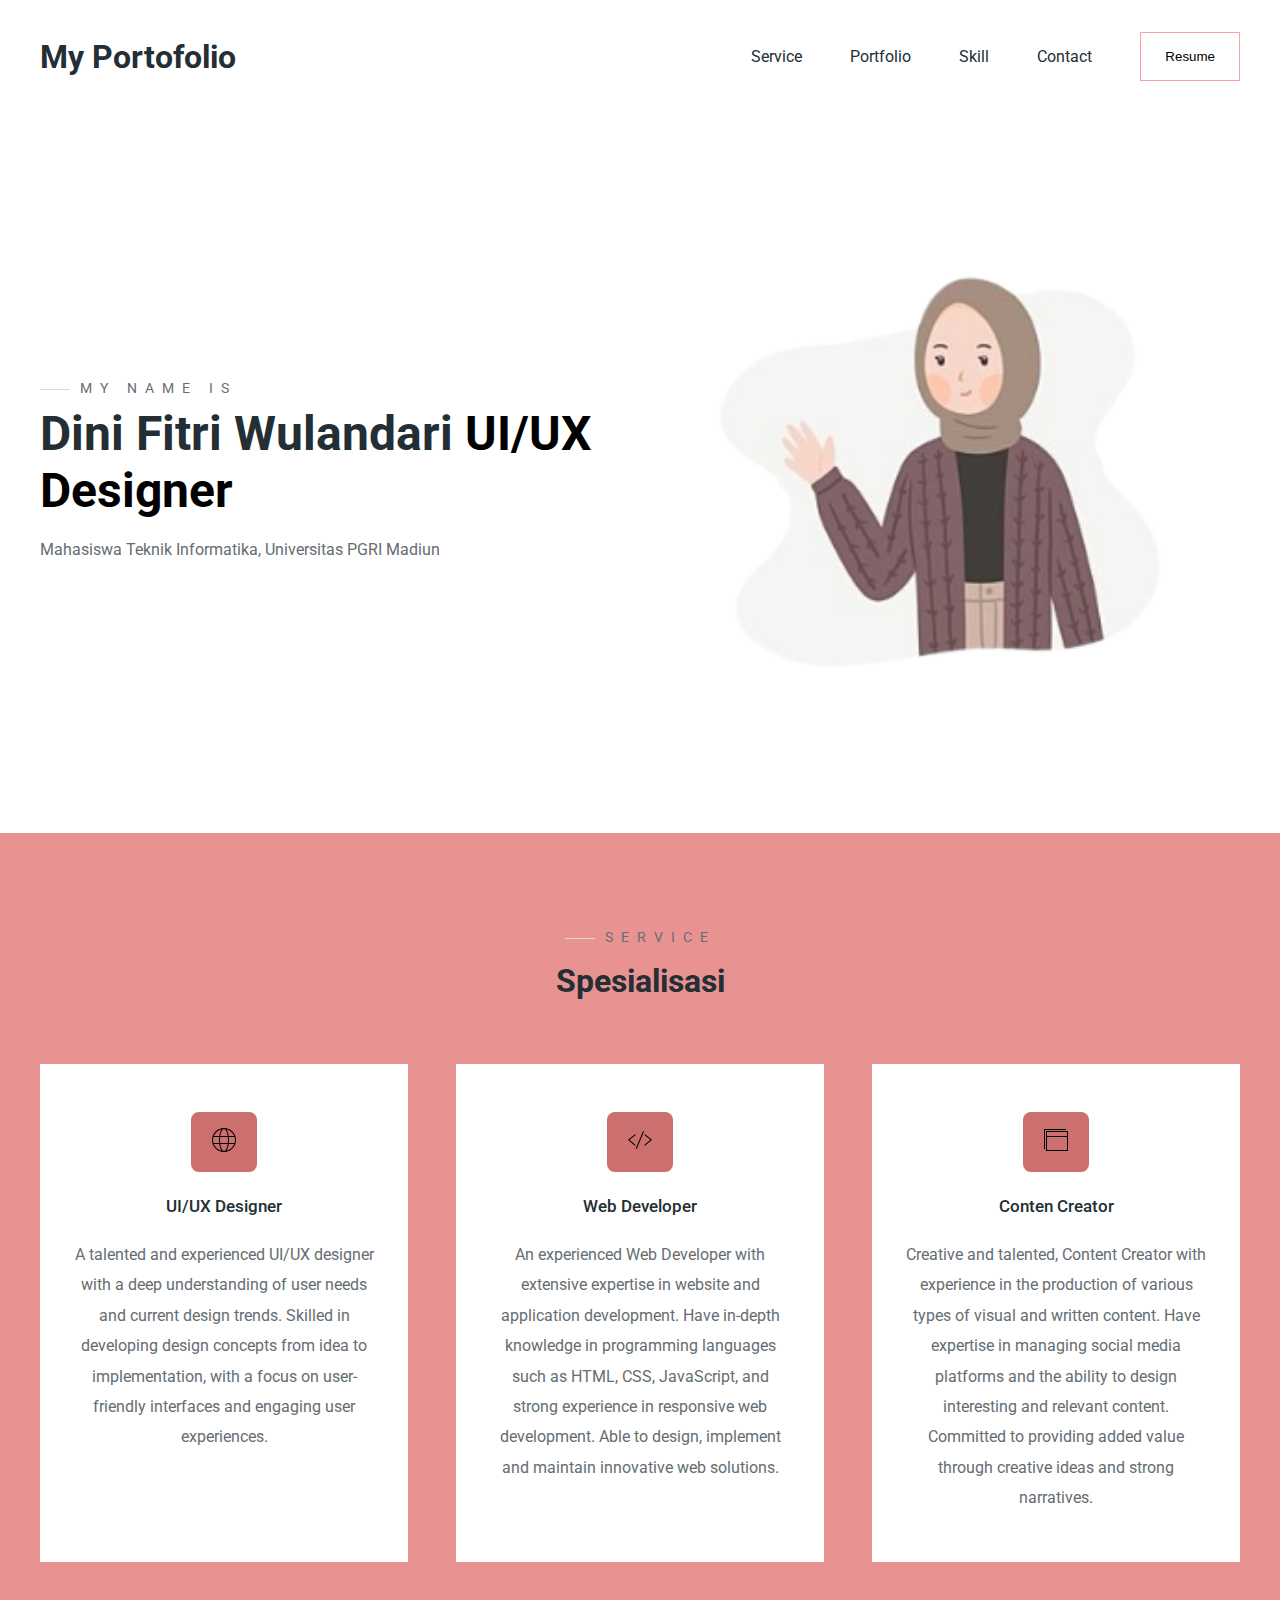
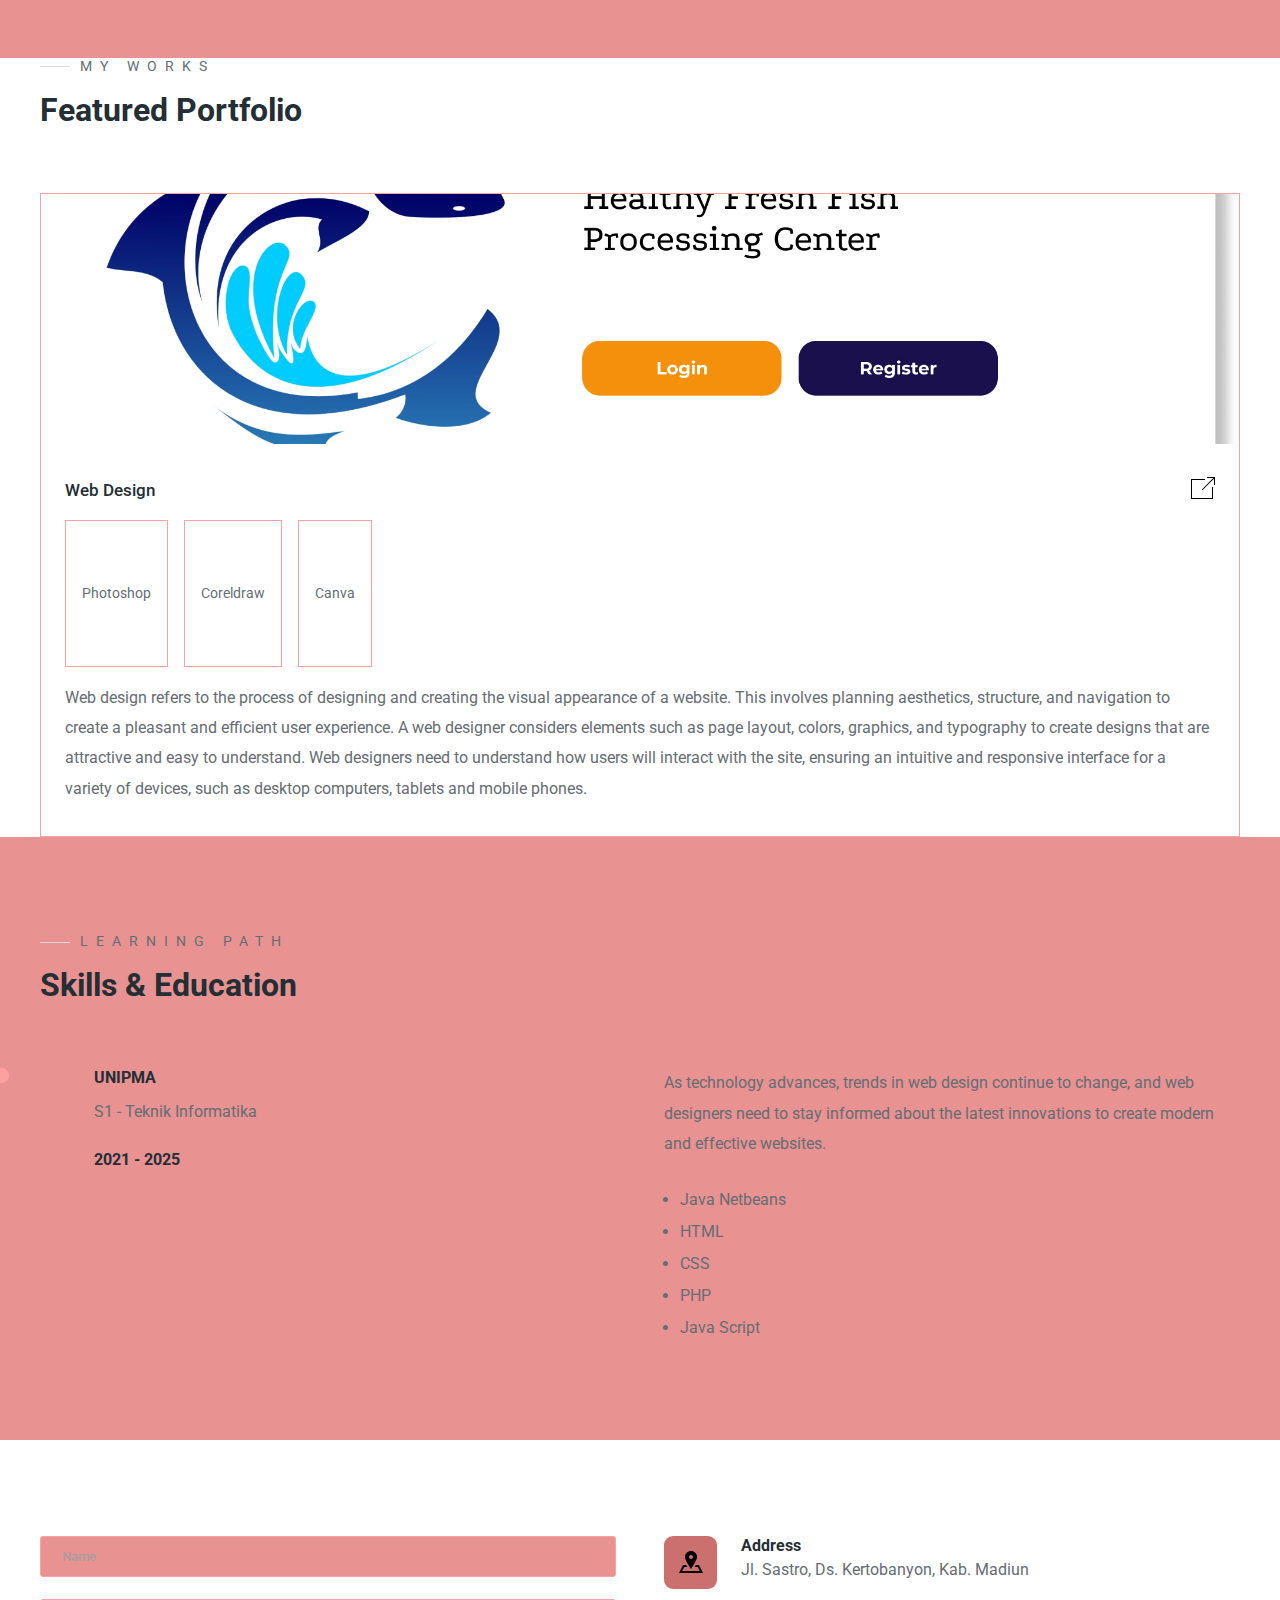
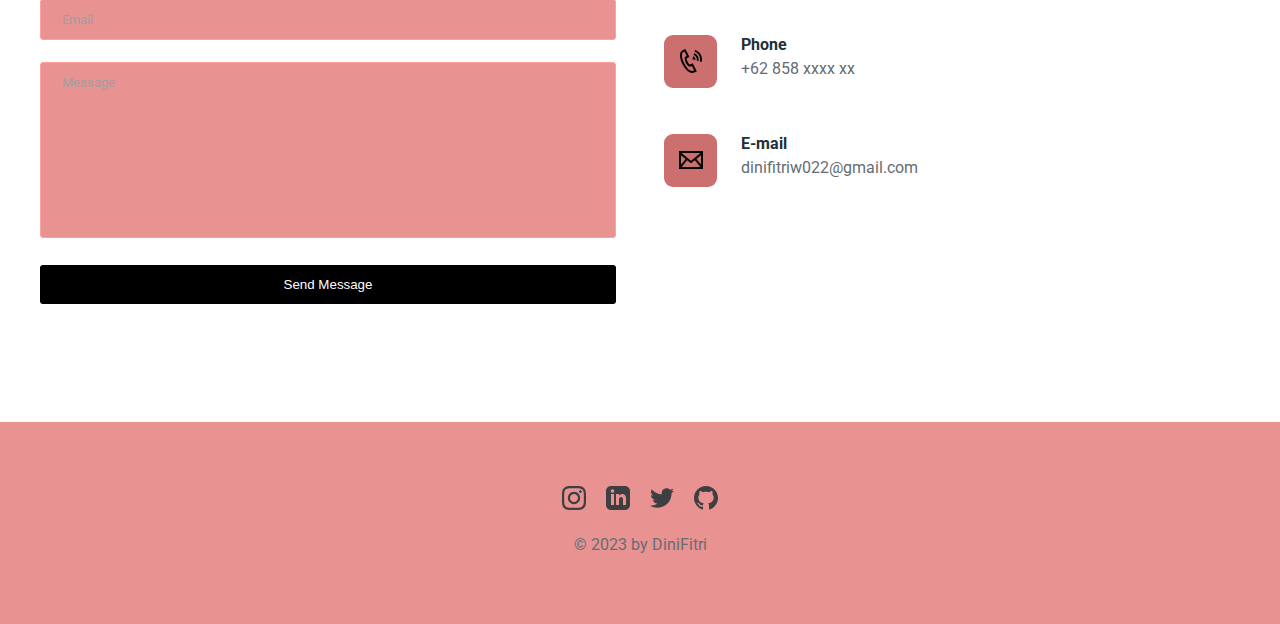
<file: index.html>
<!DOCTYPE html>
<html lang="id">
<head>
    <meta charset="UTF-8"/>
    <meta http-equiv="X-UA-Compatible" content="IE=edge"/>
    <meta name="viewport" content="width=device-width, initial-scale=1.0">
    <title>MyCV - DiniFw</title>
    <link rel="stylesheet" href="style.css">
    <link rel="stylesheet" href="responsive.css">
</head>
<body>
    <!-- header -->
    <header>
        <div class="main-container">
            <div class="nav">
                <div class="logo">
                    <a href="/">My Portofolio</a>
                </div>
                <nav>
                    <ul>
                        <li><a href="#services">Service</a></li>
                        <li><a href="#portfolios">Portfolio</a></li>
                        <li><a href="#skills">Skill</a></li>
                        <li><a href="#contact">Contact</a></li>
                        <li>
                            <a href="/resume.pdf" target="_blank">
                            <button class="btn">Resume</button>
                            </a>
                        </li>
                    </ul>
                </nav>
                <div class="burger">
                    <div class="line-1"></div>
                    <div class="line-2"></div>
                    <div class="line-3"></div>
                </div>
            </div>
            <section id="hero">
                <div class="hero-left">
                    <h3 class="pre-title">My Name is</h3>
                    <h1 class="hero-name">Dini Fitri Wulandari <span>UI/UX Designer</span></h1>
                    <p>Mahasiswa Teknik Informatika, Universitas PGRI Madiun</p>
                </div>
                <div class="hero-right">
                    <img src="./img/din.png" alt="dev">
                </div>
            </section>
        </div>
    </header>
<!-- end of header here !!!!! -->

<!-- Services -->
<section id="services">
    <div class="services main-container">
        <h3 class="pre-title">Service</h3>
        <h1 class="section-title services-title">Spesialisasi</h1>

        <div class="grid-3">
            <!-- service 1 -->
            <div class="service">
                <div class="service-icon"><svg width="24" height="24" xmlns="http://www.w3.org/2000/svg" fill-rule="evenodd" clip-rule="evenodd"><path d="M12.02 0c6.614.011 11.98 5.383 11.98 12 0 6.623-5.376 12-12 12-6.623 0-12-5.377-12-12 0-6.617 5.367-11.989 11.981-12h.039zm3.694 16h-7.427c.639 4.266 2.242 7 3.713 7 1.472 0 3.075-2.734 3.714-7m6.535 0h-5.523c-.426 2.985-1.321 5.402-2.485 6.771 3.669-.76 6.671-3.35 8.008-6.771m-14.974 0h-5.524c1.338 3.421 4.34 6.011 8.009 6.771-1.164-1.369-2.059-3.786-2.485-6.771m-.123-7h-5.736c-.331 1.166-.741 3.389 0 6h5.736c-.188-1.814-.215-3.925 0-6m8.691 0h-7.685c-.195 1.8-.225 3.927 0 6h7.685c.196-1.811.224-3.93 0-6m6.742 0h-5.736c.062.592.308 3.019 0 6h5.736c.741-2.612.331-4.835 0-6m-12.825-7.771c-3.669.76-6.671 3.35-8.009 6.771h5.524c.426-2.985 1.321-5.403 2.485-6.771m5.954 6.771c-.639-4.266-2.242-7-3.714-7-1.471 0-3.074 2.734-3.713 7h7.427zm-1.473-6.771c1.164 1.368 2.059 3.786 2.485 6.771h5.523c-1.337-3.421-4.339-6.011-8.008-6.771"/></svg>
                </div>
                <h4>UI/UX Designer</h4>
                <p>A talented and experienced UI/UX designer with a deep understanding of user needs and current design trends. Skilled in developing design concepts from idea to implementation, with a focus on user-friendly interfaces and engaging user experiences.</p>
            </div>
        <!-- end of service 1 -->
        <!-- service 2 -->
        <div class="service">
            <div class="service-icon"><svg width="24" height="24" xmlns="http://www.w3.org/2000/svg" fill-rule="evenodd" clip-rule="evenodd"><path d="M16 3.383l-.924-.383-7.297 17.617.924.383 7.297-17.617zm.287 3.617l6.153 4.825-6.173 5.175.678.737 7.055-5.912-7.048-5.578-.665.753zm-8.478 0l-6.249 4.825 6.003 5.175-.679.737-6.884-5.912 7.144-5.578.665.753z"/></svg>
            </div>
            <h4>Web Developer</h4>
            <p>An experienced Web Developer with extensive expertise in website and application development. Have in-depth knowledge in programming languages such as HTML, CSS, JavaScript, and strong experience in responsive web development.
                Able to design, implement and maintain innovative web solutions.</p>
        </div>
    <!-- end of service 2-->
    <!-- services -->
    <div class="service">
        <div class="service-icon"><svg width="24" height="24" xmlns="http://www.w3.org/2000/svg" fill-rule="evenodd" clip-rule="evenodd"><path d="M24 23h-22v-20h22v20zm-1-14h-20v13h20v-13zm-1-7h-21v19h-1v-20h22v1zm1 2h-20v4h20v-4z"/></svg>
        </div>
        <h4>Conten Creator</h4>
        <p>Creative and talented, Content Creator with experience in the production of various types of visual and written content. Have expertise in managing social media platforms and the ability to design interesting and relevant content.
            Committed to providing added value through creative ideas and strong narratives.</p>
    </div>
</div>
<!-- end of service 3 -->
    </div>
</section>
<!-- end of services -->

<!-- Portfolio -->
<sectiom id="portfolios">
    <div class="portfolios main-container">
        <h3 class="pre-title">My Works</h3>
        <h1 class="section-title">Featured Portfolio</h1>

        <div class="grid-3">
            <div class="portfolio">
                <div class="portfolio-cover">
                    <img src="img/project-2.jpg" alt="">
                </div>
                <div class="portfolio-info">
                    <div class="portfolio-title">
                        <h4>Web Design</h4>
                        <a href="/" class="portfolio-link">
                            <svg width="24" height="24" xmlns="http://www.w3.org/2000/svg" fill-rule="evenodd" clip-rule="evenodd"><path d="M14 4h-13v18h20v-11h1v12h-22v-20h14v1zm10 5h-1v-6.293l-11.646 11.647-.708-.708 11.647-11.646h-6.293v-1h8v8z"/></svg>
                        </a>
                    </div>
                    <div class="portfolio-tags">
                        <div>Photoshop</div>
                        <div>Coreldraw</div>
                        <div>Canva</div>
                    </div>
                    <p>Web design refers to the process of designing and creating the visual appearance of a website. This involves planning aesthetics, structure, and navigation to create a pleasant and efficient user experience. A web designer considers elements such as page layout, colors, graphics, and typography to create designs that are attractive and easy to understand. Web designers need to understand how users will interact with the site, ensuring an intuitive and responsive interface for a variety of devices, such as desktop computers, tablets and mobile phones.</p>
                </div>
            </div>
        </div>
    </div>
</sectiom>
<!-- end of portfolio -->

<!-- skill -->
<section id="skills">
    <div class="skills main-container">
        <h3 class="pre-title">Learning Path</h3>
        <h1 class="section-title">Skills & Education</h1>

        <div class="skills-grid">
            <div class="skills-left">
                <div class="education">
                    <div class="line">
                        <div></div>
                    </div>
                    <div class="education-info">
                        <h4 class="education-title">UNIPMA</h4>
                        <p>S1 - Teknik Informatika</p>
                        <h4 class="years">2021 - 2025</h4>
                    </div>
                </div>
            </div>
            <div class="skills-right">
                <p>As technology advances, trends in web design continue to change, and web designers need to stay informed about the latest innovations to create modern and effective websites.</p>
            <div class="skills-list">
                <ul>
                    <li>Java Netbeans</li>
                    <li>HTML</li>
                    <li>CSS</li>
                    <li>PHP</li>
                    <li>Java Script</li>
                </ul>
            </div>
            
            </div>
        </div>

    </div>
</section>
<!-- end of skill -->
<!-- Contact  -->
<section id="contact">
    <div class="contact main-container">
        <div class="contact-left">
        <form class="contact-form" action="https://formspree.io/f/xpzgebnr" method="post">
            <div>
                <input type="text" placeholder="Name" name="name">
            </div>
            <div>
                <input type="email" placeholder="Email" name="email">
            </div>
            <div>
                <textarea name="message" id="message" placeholder="Message" cols="30" rows="10"></textarea>
            </div>
            <div>
                <button class="btn-submit">Send Message</button>
            </div>
        </div>
        </form>
        <div class="contact-right">
            <!-- Address -->
            <div class="contact-item">
                <div class="contact-item-icon">
                    <svg xmlns="http://www.w3.org/2000/svg" width="24" height="24" viewBox="0 0 24 24"><path d="M12 1c-3.148 0-6 2.553-6 5.702 0 3.148 2.602 6.907 6 12.298 3.398-5.391 6-9.15 6-12.298 0-3.149-2.851-5.702-6-5.702zm0 8c-1.105 0-2-.895-2-2s.895-2 2-2 2 .895 2 2-.895 2-2 2zm12 14h-24l4-8h3.135c.385.641.798 1.309 1.232 2h-3.131l-2 4h17.527l-2-4h-3.131c.435-.691.848-1.359 1.232-2h3.136l4 8z"/></svg>
                
            </div>
            <div class="contact-item-detail">
                <h4>Address</h4>
                <p>Jl. Sastro, Ds. Kertobanyon, Kab. Madiun</p>
            </div>
        </div>
            <!-- end of Address -->
            <!-- Phone -->
            <div class="contact-item">
                <div class="contact-item-icon">
                    <svg xmlns="http://www.w3.org/2000/svg" width="24" height="24" viewBox="0 0 24 24"><path d="M3.59 1.322l2.844-1.322 4.041 7.89-2.725 1.341c-.538 1.259 2.159 6.289 3.297 6.372.09-.058 2.671-1.328 2.671-1.328l4.11 7.932s-2.764 1.354-2.854 1.396c-7.861 3.591-19.101-18.258-11.384-22.281zm1.93 1.274l-1.023.504c-5.294 2.762 4.177 21.185 9.648 18.686l.971-.474-2.271-4.383-1.026.5c-3.163 1.547-8.262-8.219-5.055-9.938l1.007-.497-2.251-4.398zm7.832 7.649l2.917.87c.223-.747.16-1.579-.24-2.317-.399-.739-1.062-1.247-1.808-1.469l-.869 2.916zm1.804-6.059c1.551.462 2.926 1.516 3.756 3.051.831 1.536.96 3.263.498 4.813l-1.795-.535c.325-1.091.233-2.306-.352-3.387-.583-1.081-1.551-1.822-2.643-2.146l.536-1.796zm.95-3.186c2.365.705 4.463 2.312 5.729 4.656 1.269 2.343 1.466 4.978.761 7.344l-1.84-.548c.564-1.895.406-4.006-.608-5.882-1.016-1.877-2.696-3.165-4.591-3.729l.549-1.841z"/></svg>
                
            </div>
            <div class="contact-item-detail">
                <h4>Phone</h4>
                <p>+62 858 xxxx xx</p>
            </div>
        </div>
            <!-- end of Phone -->
            <!-- email -->
            <div class="contact-item">
                <div class="contact-item-icon">
                    <svg xmlns="http://www.w3.org/2000/svg" width="24" height="24" viewBox="0 0 24 24"><path d="M0 3v18h24v-18h-24zm6.623 7.929l-4.623 5.712v-9.458l4.623 3.746zm-4.141-5.929h19.035l-9.517 7.713-9.518-7.713zm5.694 7.188l3.824 3.099 3.83-3.104 5.612 6.817h-18.779l5.513-6.812zm9.208-1.264l4.616-3.741v9.348l-4.616-5.607z"/></svg>
                
            </div>
            <div class="contact-item-detail">
                <h4>E-mail</h4>
                <p>dinifitriw022@gmail.com</p>
            </div>
        </div>
            <!-- end of email -->
        </div>
    </div>
</section>
<!-- end of contact -->
<script src="script.js"></script>
<!-- footer -->
<footer>
    <div class="footer-icons">
        <a href="https://www.instagram.com/dinifw_/" target="_blank">
            <svg xmlns="http://www.w3.org/2000/svg" width="24" height="24" viewBox="0 0 24 24"><path d="M12 2.163c3.204 0 3.584.012 4.85.07 3.252.148 4.771 1.691 4.919 4.919.058 1.265.069 1.645.069 4.849 0 3.205-.012 3.584-.069 4.849-.149 3.225-1.664 4.771-4.919 4.919-1.266.058-1.644.07-4.85.07-3.204 0-3.584-.012-4.849-.07-3.26-.149-4.771-1.699-4.919-4.92-.058-1.265-.07-1.644-.07-4.849 0-3.204.013-3.583.07-4.849.149-3.227 1.664-4.771 4.919-4.919 1.266-.057 1.645-.069 4.849-.069zm0-2.163c-3.259 0-3.667.014-4.947.072-4.358.2-6.78 2.618-6.98 6.98-.059 1.281-.073 1.689-.073 4.948 0 3.259.014 3.668.072 4.948.2 4.358 2.618 6.78 6.98 6.98 1.281.058 1.689.072 4.948.072 3.259 0 3.668-.014 4.948-.072 4.354-.2 6.782-2.618 6.979-6.98.059-1.28.073-1.689.073-4.948 0-3.259-.014-3.667-.072-4.947-.196-4.354-2.617-6.78-6.979-6.98-1.281-.059-1.69-.073-4.949-.073zm0 5.838c-3.403 0-6.162 2.759-6.162 6.162s2.759 6.163 6.162 6.163 6.162-2.759 6.162-6.163c0-3.403-2.759-6.162-6.162-6.162zm0 10.162c-2.209 0-4-1.79-4-4 0-2.209 1.791-4 4-4s4 1.791 4 4c0 2.21-1.791 4-4 4zm6.406-11.845c-.796 0-1.441.645-1.441 1.44s.645 1.44 1.441 1.44c.795 0 1.439-.645 1.439-1.44s-.644-1.44-1.439-1.44z"/></svg>
        </a>
        <a href="https://www.linkedin.com/in/dini-fitri-055a92253/" target="_blank">
            <svg xmlns="http://www.w3.org/2000/svg" width="24" height="24" viewBox="0 0 24 24"><path d="M19 0h-14c-2.761 0-5 2.239-5 5v14c0 2.761 2.239 5 5 5h14c2.762 0 5-2.239 5-5v-14c0-2.761-2.238-5-5-5zm-11 19h-3v-11h3v11zm-1.5-12.268c-.966 0-1.75-.79-1.75-1.764s.784-1.764 1.75-1.764 1.75.79 1.75 1.764-.783 1.764-1.75 1.764zm13.5 12.268h-3v-5.604c0-3.368-4-3.113-4 0v5.604h-3v-11h3v1.765c1.396-2.586 7-2.777 7 2.476v6.759z"/></svg>
        </a>
        <a href="">
            <svg xmlns="http://www.w3.org/2000/svg" width="24" height="24" viewBox="0 0 24 24"><path d="M24 4.557c-.883.392-1.832.656-2.828.775 1.017-.609 1.798-1.574 2.165-2.724-.951.564-2.005.974-3.127 1.195-.897-.957-2.178-1.555-3.594-1.555-3.179 0-5.515 2.966-4.797 6.045-4.091-.205-7.719-2.165-10.148-5.144-1.29 2.213-.669 5.108 1.523 6.574-.806-.026-1.566-.247-2.229-.616-.054 2.281 1.581 4.415 3.949 4.89-.693.188-1.452.232-2.224.084.626 1.956 2.444 3.379 4.6 3.419-2.07 1.623-4.678 2.348-7.29 2.04 2.179 1.397 4.768 2.212 7.548 2.212 9.142 0 14.307-7.721 13.995-14.646.962-.695 1.797-1.562 2.457-2.549z"/></svg>
        </a>
        <a href="https://github.com/dinifw/dinifw.github.io" target="_blank">
            <svg xmlns="http://www.w3.org/2000/svg" width="24" height="24" viewBox="0 0 24 24"><path d="M12 0c-6.626 0-12 5.373-12 12 0 5.302 3.438 9.8 8.207 11.387.599.111.793-.261.793-.577v-2.234c-3.338.726-4.033-1.416-4.033-1.416-.546-1.387-1.333-1.756-1.333-1.756-1.089-.745.083-.729.083-.729 1.205.084 1.839 1.237 1.839 1.237 1.07 1.834 2.807 1.304 3.492.997.107-.775.418-1.305.762-1.604-2.665-.305-5.467-1.334-5.467-5.931 0-1.311.469-2.381 1.236-3.221-.124-.303-.535-1.524.117-3.176 0 0 1.008-.322 3.301 1.23.957-.266 1.983-.399 3.003-.404 1.02.005 2.047.138 3.006.404 2.291-1.552 3.297-1.23 3.297-1.23.653 1.653.242 2.874.118 3.176.77.84 1.235 1.911 1.235 3.221 0 4.609-2.807 5.624-5.479 5.921.43.372.823 1.102.823 2.222v3.293c0 .319.192.694.801.576 4.765-1.589 8.199-6.086 8.199-11.386 0-6.627-5.373-12-12-12z"/></svg>
        </a>
    </div>
    <p>&#169; 2023 by DiniFitri</p>
</footer>

<!-- end of footer -->
</body>
</html>
</file>
<file: style.css>
@import url('https://fonts.googleapis.com/css2?family=AR+One+Sans&family=Roboto:ital,wght@0,400;0,500;0,900;1,400;1,500&display=swap');


  :root{
    --primaryTextColor: #232e35; /* untuk tittle atau judul*/
    --secondaryTextColor: #656d72; /*untuk paragraf*/

    --borderColor:#ffa0a0;
    --lineColor:#d9d9d9;

    --primaryBackgroundColor:#fff;
    --secondaryBacgroundColor:#e99292;
    --thirdBackgroundColor:#cc6f6f;

    --primaryIconColor:#000000;
    --primaryIconColorHover:#737277;

    --sectionPadding: 6rem 0;
z
    --itemBorderRadius: 0.7rem;

  }

*{
    margin: 0;
    padding: 0;
    box-sizing: border-box;
}

body{
    font-family: "Roboto", sans-serif;
}

h1,h2,h3,h4,h5,h6 strong{
    color:var(--primaryTextColor);
}

p {
    font-size: 1rem;
    line-height: 1.9rem;
}

p, span, label, input, textarea, li {
    color: var(--secondaryTextColor);
}

a{
    text-decoration: none;
}

.main-container {
    width: 1200px;
    margin: 0 auto;
}

@media screen and (max-width: 1200px) {
    .main-container{
        width: 90%;
    }
}

/*Logo and navigation menu*/

.nav{
    display:flex;
    justify-content: space-between;
    padding:2rem 0;
}

.nav ul{
    list-style: none;
    display: flex;
    gap: 3rem;
}

.logo {
    display: flex;
    align-items: center;
    font-weight: 700;
    font-size: 2rem;
}

.logo a{
    color: var(--primaryTextColor);
}

nav ul li{
    display: flex;
    align-items: center;
}

nav ul li a {
    color: var(--primaryTextColor);
}

/* button */

.btn{
    padding: 1rem 1.5rem;
    background: white;
    border: 1.5px solid var(--borderColor);
    cursor: pointer;
    transition: .2s ease-in-out;
}

.btn:hover{
    box-shadow: rgba(0, 0, 0, 0.04) 0px 3px 5px;
}

/* burger */

.burger div{
    width: 25px;
    height: 2px;
    background-color: #000;
    margin: 7px;
    transition: all 0.3s;
    z-index: 99;
}

.burger{
    display: none;
    z-index: 99;
    position: fixed;
    top: 33px;
    right: 35px;

}

/*  images(hero) */

#hero {
    height: 720px;
    display: grid;
    grid-template-columns: 1fr 1fr;
    align-items: center;
}

.hero-name{
    font-size: 3rem;
    font-weight: 700;
    margin: 0.5rem 0 1rem;
}

.hero-name span{
    color: var(--primaryIconColor);
}

.hero-right img{
    width: 90%;
}

.hero-right{
    display: flex;
    justify-content: center;
}

/* title */
.section-title{
    margin: 1rem 0 4rem;
    font-size: 2rem;
}
.pre-title{
    text-transform: uppercase;
    letter-spacing: 0.5rem;
    color: var(--secondaryTextColor);
    position: relative;
    padding-left: 40px;
    width: fit-content;
    font-weight: 400;
    font-size: 0.9rem;
}

.pre-title::before{
    content: "";
    width: 30px;
    height: 1px;
    background: var(--lineColor);
    position: absolute;
    display: block;
    left: 0;
    top: 50%;
}

/* layout */

.grid-3{
    display: grid;
    grid-template-columns: repeat(auto-fit, minmax(250px, 1fr));
    gap: 3rem;
}

/* services */
#services{
    background-color: var(--secondaryBacgroundColor);
    padding: var(--sectionPadding);
}

.services .pre-title{
    margin: auto;
}

.services-title {
    text-align: center;
}

.service{
    padding: 3rem 2rem;
    text-align: center;
    background: var(--primaryBackgroundColor);
    border-radius: var(--itemBorderRadius);

}

.service h4 {
    margin: 1.5rem 0;
    font-weight: 500;
    font-size: 1.05rem;
}

.service-icon {
    background: var(--thirdBackgroundColor);
    width: fit-content;
    margin: 0 auto;
    padding: 1rem 1.3rem;
    border-radius: 0.5rem;
}

.service-icon svg{
    fill: var(--primaryIconColor);
}

/* Portfolio */
#portfolios {
    padding: var(--sectionPadding);
}

.portfolio{
    border-radius: var(--itemBorderRadius);
    overflow: hidden;
    border: 1px solid var(--borderColor);
}

.portfolio-cover {
    height: 250px;
}

.portfolio-cover img{
    width: 100%;
    height: 100%;
    object-fit: cover;
}

.portfolio-info{
    padding:  2rem 1.5rem;
}

.portfolio-title {
    display: flex;
    justify-content: space-between;
    align-items: center;
    gap: 1rem;
}

.portfolio h4{
    font-weight: 500;
    font-size: 1.05rem;
}

.portfolio-title a svg:hover{
    fill: var(--primaryIconColor);
}

.portfolio-title a svg{
    transition: .2s ease-in-out;
}

.portfolio-tags {
    display: flex;
    gap: 1rem;
    margin: 1rem 0;
}

.portfolio-tags div{
    font-size: .9rem;
    border: 1px solid var(--borderColor);
    padding: 4rem 1rem;
    color: var(--secondaryTextColor);
}

/* SKills & Edu */
#skills{
    padding: var(--sectionPadding);
    background: var(--secondaryBacgroundColor);
}

.skills-grid{
    display: grid;
    grid-template-columns: repeat(auto-fit, minmax(350px, 1fr));
    gap: 3rem;
}

.education{
    display: flex;
    gap: 2rem;
}

.education .line {
    padding: 0 .7rem;
}

.education .line div {
    width: 2px;
    height: 100%;
    background: var(--borderColor);
    position: relative;

}

.education-info p {
    margin: .6rem 0 1.4rem;
}

.years {
    margin-bottom: 3rem;
}

/* dot on line */

.education .line div {
    content: "";
    width: 15px;
    height: 15px;
    background: var(--borderColor);
    border-radius: 50%;
    position: absolute;
    left: -6px;
}

.skills-list {
    display: grid;
    grid-template-columns: 1fr 1fr;
    margin-top: 1.5rem;
}

.skills-right ul {
    line-height: 2rem;
    padding: 0 1rem;
}
/* end of skills & edu */

/* Contact */
#contact {
    padding: var(--sectionPadding);
}

.contact {
    display: grid;
    grid-template-columns: repeat(auto-fit, minmax(350px, 1fr));
    gap: 3rem;
}

.contact-form div{
    margin-bottom: 1.4rem;
}

.contact-form input, .contact-form textarea {
    width: 100%;
    padding: .75rem 1.3rem;
    font-family: "Roboto", sans-serif;
    background: var(--secondaryBacgroundColor);
    border: 1px solid var(--borderColor);
    border-radius: 3px;
    resize: none;
}

.contact-form input::placeholder, .contact-form textarea::placeholder{
    color: #9d9fa1;
}

.contact-form input:focus, .contact-form textarea:focus {
    outline: none;
    border: 1px solid #7d7d7d;
}

.contact-item {
    display: flex;
    gap: 1.5rem;
    margin-bottom: 2.5rem;
}

.contact-item-icon {
    background: var(--thirdBackgroundColor);
    display: flex;
    width: 53px;
    height: 53px;
    border-radius: 9px;
    justify-content: center;
    align-items: center;
}

.contact-item-icon svg{
    fill: var(--primaryIconColor);
}

.btn-submit{
    width: 100%;
    padding: .75rem 1.3rem;
    background-color: var(--primaryIconColor);
    color: white;
    border: none;
    border-radius: 3px;
    cursor: pointer;
    transition: .2s ease-in-out;
}

.btn-submit:hover{
    background: var(--primaryIconColorHover);
}

.contact-item-detail{
    margin-bottom: 0.6rem;
}
/* end of contact */

/* footer */
footer {
    padding: 4rem 0;
    background: var(--secondaryBacgroundColor);
    text-align: center;
}

.footer-icons {
    margin-bottom: 1rem;
}

.footer-icons a {
    margin: 0 .5rem;
}

.footer-icons svg {
    fill: #3e3f40;
}

.footer-icons a:hover svg {
    fill: #000;
}
/* end of footer */
</file>
<file: responsive.css>
@media screen and (max-width: 1000px){
    p{
        font-size: .9rem;
        line-height: 1.8rem;
    }

    .grid-3{
        gap: 1rem;
    }

    .skills-right ul li {
        font-size: 0.9rem;
    }
}

@media screen and (max-width: 825px) {
    /* ?burger */
    .burger {
        display: block;
        cursor: pointer;
    }

    .toggle-burger .line-1 {
        transform: rotate(-45deg) translate(-5px, 7px);
    }

    .toggle-burger .line-2 {
        opacity: 0;
    }

    .toggle-burger .line-3 {
        transform: rotate(45deg) translate(-5px, -7px);
    }

    /* Navigation */
    nav {
        position: fixed;
        width: 50%;
        right: 0;
        top: 0;
        height: 100vh;
        flex-direction: column;
        background: var(--primaryBackgroundColor);
        border-left: 1px solid var(--borderColor);
        z-index: 9;
        transform: translateX(100%);
        transition: .2s ease-in-out;
    }

    nav ul{
        height: 100vh;
        align-items: center;
        flex-direction: column;
        justify-content: center;
    }

    .nav-active {
        transform: translateX(0);
    }

    :root{
        --sectionPadding: 4rem 0;
    }

    .section-tittle {
        font-size: 1.6rem;
        margin: .6rem 0 2.5rem;
    }

    .pre-title {
        font-size: 0.8rem;
    }

    /* hero */

    #hero{
        grid-template-columns: 1fr;
        height: fit-content;
    }

    .hero-right{
        order: -1;
        margin-bottom: 3rem;
    }

    .hero-right img {
        width: 70%;
    }

    .hero-left {
        text-align: center;
        padding-bottom: 5rem;
    }

    .hero-left .pre-title {
        margin: 0 auto;
    }

    .hero-name {
        font-size: 2.3rem;
        margin-bottom: 0.5rem;
    }

    /* skills */
    .skills-grid {
        gap: 1rem;
    }

    /* footer */
    footer {
        padding: 2rem 0;
    } 
}

@media screen and (max-width: 640px) {
    /* title */
    .section-title {
        font-size: 1.3rem;
    }

    .pre-title {
        font-size: 0.7rem;
    }
}
</file>
